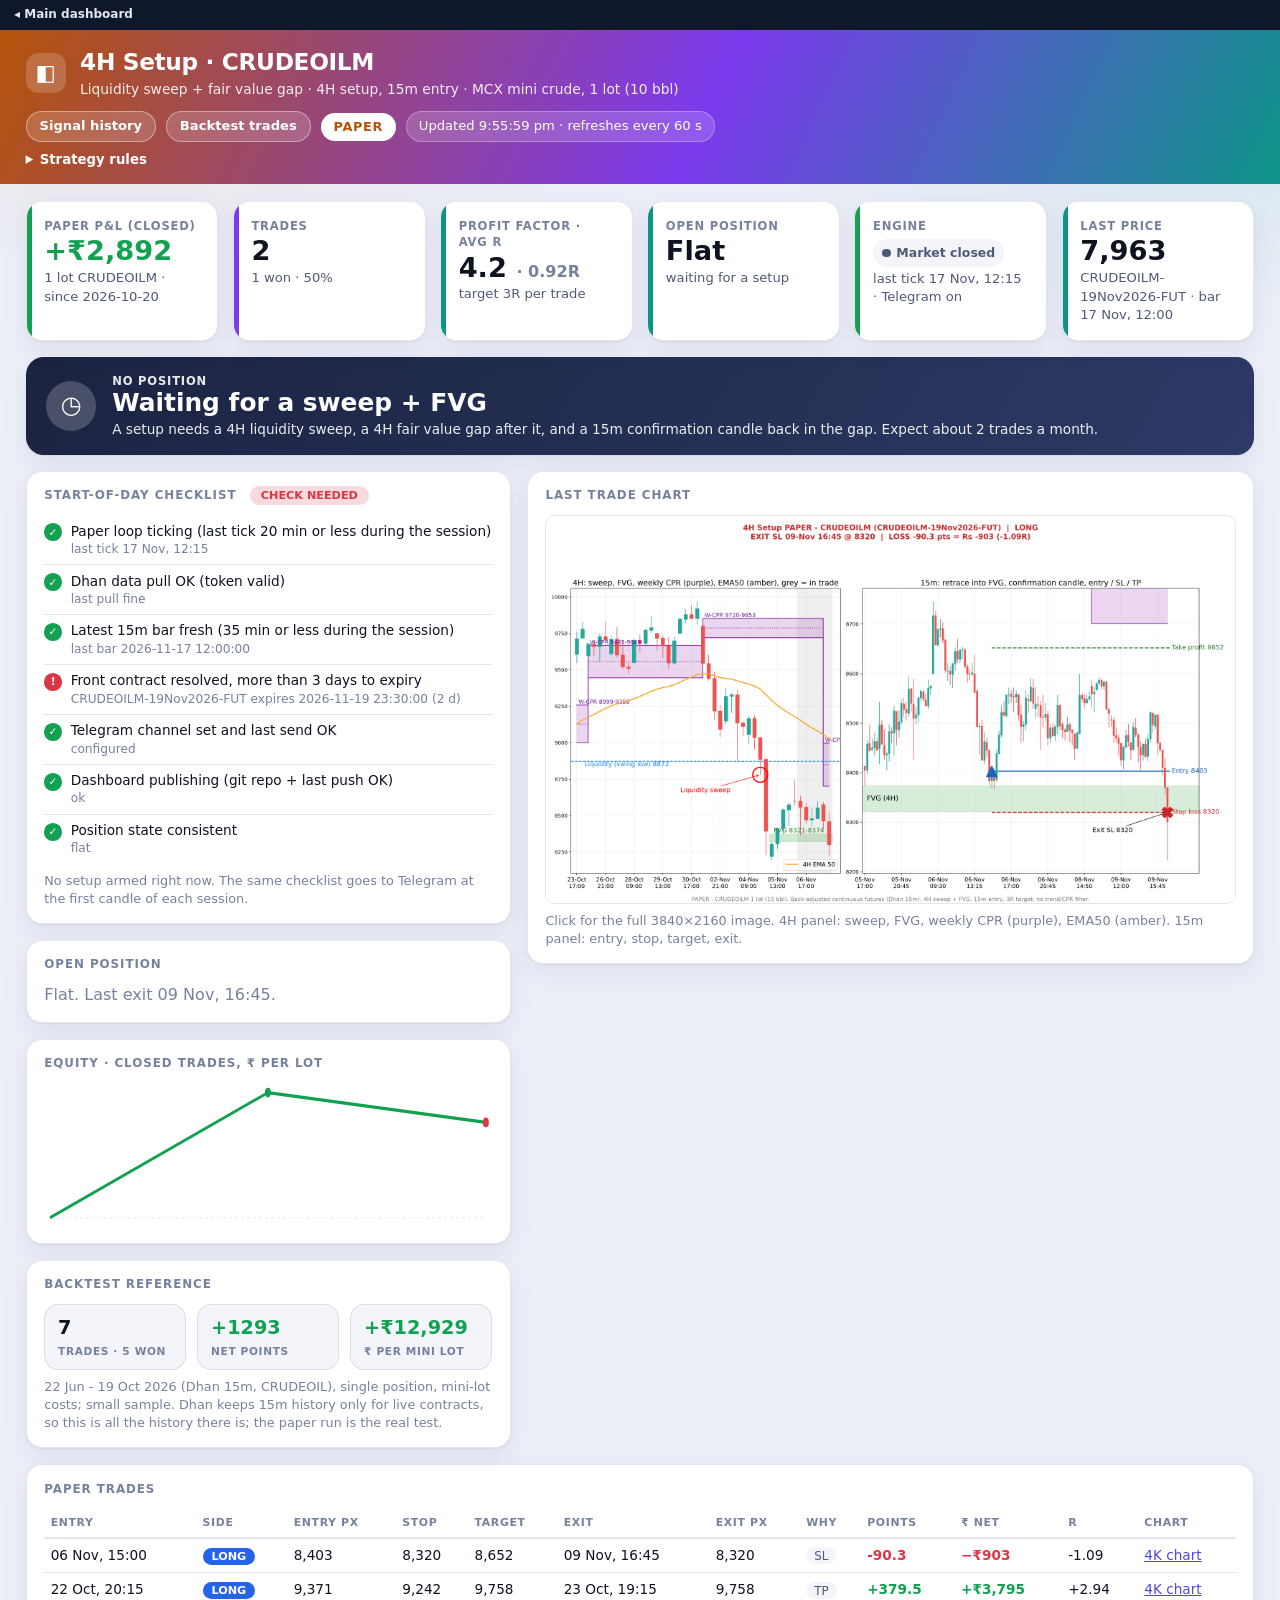
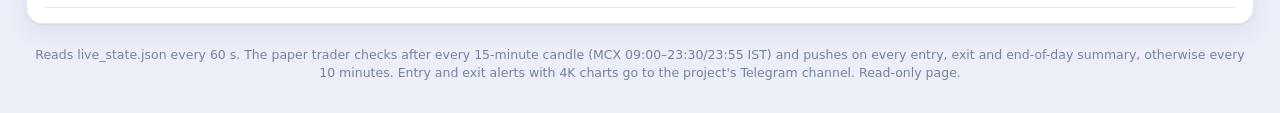
<file: index.html>
<!doctype html>
<html lang="en">
<head>
<meta charset="utf-8" />
<title>4H Setup CRUDEOILM — Paper</title>
<meta name="viewport" content="width=device-width, initial-scale=1" />
<link rel="stylesheet" href="style.css" />
</head>
<body>
<!--main-dashboard-link--><div id="main-dashboard-link" data-mode="bar" style="box-sizing:border-box;width:100%;padding:7px 14px;background:#0f172a;font:600 12px/1.3 system-ui,-apple-system,'Segoe UI',Roboto,sans-serif;text-align:left"><a href="https://aps-source.github.io/" style="color:#e2e8f0;text-decoration:none">&#9666; Main dashboard</a></div><!--/main-dashboard-link-->

<header class="hero">
  <div class="hero-inner">
    <div class="brand">
      <div class="logo">◧</div>
      <div>
        <h1>4H Setup · CRUDEOILM</h1>
        <div class="tag">Liquidity sweep + fair value gap &middot; 4H setup, 15m entry &middot; MCX mini crude, 1 lot (10 bbl)</div>
      </div>
    </div>
    <div style="display:flex;gap:10px;flex-wrap:wrap;align-items:center;">
      <a class="btn" href="signal_log.html">Signal history</a>
      <a class="btn" href="backtest.html">Backtest trades</a>
      <span class="paper-pill">PAPER</span>
      <span class="hero-pill" id="clock">loading…</span>
    </div>
  </div>
  <details class="rules">
    <summary>Strategy rules</summary>
    <p>1. A 4H candle trades through the last 4H swing low (high) and closes back above (below) it: the liquidity sweep.
      2. Within 6 4H candles a bullish (bearish) fair value gap forms: candle 1's high below candle 3's low.
      3. On the 15m chart, wait for price to come back into the gap, then enter at the close of the first candle closing in the trade's direction.
      The setup is cancelled by a 15m close through the far side of the gap or after 12 4H candles.
      4. Stop 1 tick beyond the gap or the touch extreme, target 3 &times; risk. One position at a time, no trend or CPR filter.
      Costs about 7 points per round trip (brokerage, CTT, exchange, 1 tick slippage per side). No orders are placed.</p>
  </details>
</header>

<main class="page">
  <div id="err"></div>
  <section class="kpis" id="kpis"></section>
  <section id="decision"></section>
  <div class="layout">
    <div class="col">
      <div class="box health" id="sod"></div>
      <div class="box" id="position"></div>
      <div class="box" id="equity"></div>
      <div class="box" id="backtest"></div>
    </div>
    <div class="col">
      <div class="box chart-img" id="latest"></div>
    </div>
  </div>
  <div class="box" style="margin-top:1rem;" id="trades"></div>
  <footer>Reads live_state.json every 60 s. The paper trader checks after every 15-minute candle (MCX 09:00–23:30/23:55 IST) and
    pushes on every entry, exit and end-of-day summary, otherwise every 10 minutes. Entry and exit alerts with 4K charts go to the project's Telegram channel. Read-only page.</footer>
</main>

<script>
const $ = (id) => document.getElementById(id);
const esc = (s) => String(s ?? "").replace(/[&<>"]/g, (c) => ({ "&": "&amp;", "<": "&lt;", ">": "&gt;", '"': "&quot;" }[c]));
const rs = (v) => (v >= 0 ? "+" : "−") + "₹" + Math.abs(Math.round(v)).toLocaleString("en-IN");
const px = (v) => v == null ? "—" : Math.round(v).toLocaleString("en-IN");
const ts = (s) => s ? new Date(s.replace(" ", "T")).toLocaleString("en-IN", { day: "2-digit", month: "short", hour: "2-digit", minute: "2-digit", hour12: false }) : "—";
const sideName = (s) => s === "L" ? "LONG" : "SHORT";

function sessionOpen() {   // MCX Mon-Fri 09:00-23:55 IST, judged on the viewer's clock converted to IST
  const ist = new Date(Date.now() + (330 + new Date().getTimezoneOffset()) * 60000);
  const m = ist.getHours() * 60 + ist.getMinutes();
  return ist.getDay() >= 1 && ist.getDay() <= 5 && m >= 540 && m <= 1435;
}
function status(R) {
  const age = (Date.now() - new Date(R.last_tick.replace(" ", "T") + "+05:30").getTime()) / 60000;
  if (sessionOpen() && age > 40) return `<span class="st-pill stale"><span class="dot"></span>Stale ${Math.round(age)} min</span>`;
  return sessionOpen() ? `<span class="st-pill live"><span class="dot"></span>Live</span>` : `<span class="st-pill closed"><span class="dot"></span>Market closed</span>`;
}

function kpis(R) {
  const s = R.stats, p = R.open;
  $("kpis").innerHTML = `
    <div class="kpi ${s.net_rs >= 0 ? "good" : "bad"}"><div class="k">Paper P&amp;L (closed)</div><div class="v ${s.net_rs >= 0 ? "good" : "bad"}">${rs(s.net_rs)}</div><div class="s">1 lot CRUDEOILM · since ${esc(R.paper_start)}</div></div>
    <div class="kpi violet"><div class="k">Trades</div><div class="v">${s.n}</div><div class="s">${s.n ? `${s.wins} won · ${s.win_pct}%` : "none closed yet"}</div></div>
    <div class="kpi teal"><div class="k">Profit factor · avg R</div><div class="v">${s.pf ?? "—"} <span class="muted" style="font-size:1rem">· ${s.avg_R ?? "—"}R</span></div><div class="s">target 3R per trade</div></div>
    <div class="kpi ${p ? (p.unrealized_rs >= 0 ? "good" : "bad") : "teal"}"><div class="k">Open position</div><div class="v ${p ? (p.unrealized_rs >= 0 ? "good" : "bad") : ""}">${p ? rs(p.unrealized_rs || 0) : "Flat"}</div><div class="s">${p ? `${sideName(p.side)} @ ${px(p.entry)}` : "waiting for a setup"}</div></div>
    <div class="kpi ${R.telegram ? "good" : "warn"}"><div class="k">Engine</div><div class="v" style="font-size:1.05rem;line-height:1.9">${status(R)}</div><div class="s">last tick ${ts(R.last_tick)} · Telegram ${R.telegram ? "on" : "not set up"}</div></div>
    <div class="kpi teal"><div class="k">Last price</div><div class="v">${px(R.last_price)}</div><div class="s">${esc(R.contract || "")} · bar ${ts(R.last_bar)}</div></div>`;
}

function decision(R) {
  const p = R.open;
  $("decision").innerHTML = p
    ? `<div class="decision ${p.side}"><div class="glyph">${p.side === "L" ? "▲" : "▼"}</div><div><div class="mi-label">In a trade</div>
        <div class="mi-action">${sideName(p.side)} 1 lot @ ${px(p.entry)}</div>
        <div class="mi-meta">Entered ${ts(p.entry_t)} · stop ${px(p.stop + (p.shift || 0))} · target ${px(p.tp + (p.shift || 0))} · risk ${rs(p.risk * 10).slice(1)}</div></div></div>`
    : `<div class="decision WAIT"><div class="glyph">◷</div><div><div class="mi-label">No position</div>
        <div class="mi-action">Waiting for a sweep + FVG</div>
        <div class="mi-meta">A setup needs a 4H liquidity sweep, a 4H fair value gap after it, and a 15m confirmation candle back in the gap. Expect about 2 trades a month.</div></div></div>`;
}

function sod(R) {
  const age = (Date.now() - new Date(R.last_tick.replace(" ", "T") + "+05:30").getTime()) / 60000;
  const rows = [{ label: "Paper loop ticking (last tick 20 min or less during the session)", ok: !sessionOpen() || age <= 20, detail: `last tick ${ts(R.last_tick)}` }, ...(R.sod || [])];
  const all = rows.every((r) => r.ok);
  $("sod").innerHTML = `<h3>Start-of-day checklist <span class="pill ${all ? "ok" : "bad"}">${all ? "ALL CLEAR" : "CHECK NEEDED"}</span></h3>` +
    rows.map((r) => `<div class="row"><span class="ic ${r.ok ? "ok" : "bad"}">${r.ok ? "✓" : "!"}</span><div>${esc(r.label)}<div class="det">${esc(r.detail || "")}</div></div></div>`).join("") +
    `<div class="note">${R.signals_watching ? `${R.signals_watching} setup(s) armed now, see <a href="signal_log.html">Signal history</a>.` : "No setup armed right now."} The same checklist goes to Telegram at the first candle of each session.</div>`;
}

function position(R) {
  const p = R.open;
  if (!p) { $("position").innerHTML = `<h3>Open position</h3><div class="muted">Flat.${R.trades.length ? ` Last exit ${ts(R.trades[R.trades.length - 1].exit_t)}.` : ""}</div>`; return; }
  const sg = p.side === "L" ? 1 : -1, sh = p.shift || 0, stop = p.stop + sh, tp = p.tp + sh, entry = p.entry + sh;
  const r = sg * (R.last_price - entry) / p.risk;   // -1 = stop, 3 = target
  const pct = (v) => Math.max(0, Math.min(100, (v + 1) / 4 * 100));
  $("position").innerHTML = `<h3>Open position · ${sideName(p.side)} since ${ts(p.entry_t)}</h3>
    <div class="tiles">
      <div class="tile"><div class="v">${px(p.entry)}</div><div class="k">Entry</div></div>
      <div class="tile"><div class="v bad">${px(stop)}</div><div class="k">Stop loss</div></div>
      <div class="tile"><div class="v good">${px(tp)}</div><div class="k">Target 3R</div></div>
      <div class="tile"><div class="v">${px(R.last_price)}</div><div class="k">Last price</div></div>
      <div class="tile"><div class="v ${p.unrealized_rs >= 0 ? "good" : "bad"}">${rs(p.unrealized_rs || 0)}</div><div class="k">Open P&amp;L</div></div>
      <div class="tile"><div class="v ${r >= 0 ? "good" : "bad"}">${r.toFixed(2)}R</div><div class="k">Progress</div></div>
    </div>
    <div class="rbar" role="img" aria-label="Price between stop and target"><div class="now" style="left:${pct(r)}%"></div>
      <span class="lab" style="left:0%">SL</span><span class="lab" style="left:25%">Entry</span><span class="lab" style="left:50%">1R</span><span class="lab" style="left:75%">2R</span><span class="lab" style="left:100%">3R</span></div>
    <div class="note">FVG ${px(p.fvg[0] + sh)}–${px(p.fvg[1] + sh)} · sweep of ${px(p.lvl + sh)} at ${ts(p.sweep)} · ${esc(p.contract)}${sh ? ` · levels shifted ${sh > 0 ? "+" : ""}${Math.round(sh)} after a contract roll` : ""}</div>`;
}

function equity(R) {
  let c = 0;
  const eq = [0, ...R.trades.map((t) => (c += t.rs))];
  if (eq.length < 2) { $("equity").innerHTML = `<h3>Equity · closed trades</h3><div class="muted">Appears after the first closed trade.</div>`; return; }
  const W = 600, H = 120, P = 8, mn = Math.min(...eq), mx = Math.max(...eq), rg = mx - mn || 1;
  const x = (i) => P + (W - 2 * P) * (i / (eq.length - 1)), y = (v) => H - P - (H - 2 * P) * ((v - mn) / rg);
  const line = eq.map((v, i) => `${i ? "L" : "M"}${x(i).toFixed(1)},${y(v).toFixed(1)}`).join(" ");
  $("equity").innerHTML = `<h3>Equity · closed trades, ₹ per lot</h3><div class="chart"><svg viewBox="0 0 ${W} ${H}" preserveAspectRatio="none" role="img" aria-label="Paper equity curve">
    <line x1="${P}" x2="${W - P}" y1="${y(0)}" y2="${y(0)}" stroke="var(--gridline)" stroke-dasharray="4 4"/>
    <path d="${line}" fill="none" stroke="${c >= 0 ? "var(--good)" : "var(--critical)"}" stroke-width="2.6" stroke-linejoin="round"/>
    ${eq.map((v, i) => i ? `<circle cx="${x(i)}" cy="${y(v)}" r="4" fill="${R.trades[i - 1].rs >= 0 ? "var(--good)" : "var(--critical)"}"><title>${rs(v)}</title></circle>` : "").join("")}</svg></div>`;
}

function backtest(R) {
  const b = R.backtest;
  $("backtest").innerHTML = `<h3>Backtest reference</h3><div class="tiles">
      <div class="tile"><div class="v">${b.trades}</div><div class="k">Trades · ${b.wins} won</div></div>
      <div class="tile"><div class="v good">+${b.net_pts}</div><div class="k">Net points</div></div>
      <div class="tile"><div class="v good">${rs(b.rs_per_mini_lot)}</div><div class="k">₹ per mini lot</div></div></div>
    <div class="note">${esc(b.span)}, ${esc(b.note)}. Dhan keeps 15m history only for live contracts, so this is all the history there is; the paper run is the real test.</div>`;
}

function latest(R) {
  const src = (R.open && R.open.chart) || (R.trades.length && R.trades[R.trades.length - 1].chart);
  $("latest").innerHTML = `<h3>${R.open ? "Current trade chart (at entry / last EOD)" : "Last trade chart"}</h3>` + (src
    ? `<a href="${esc(src)}" target="_blank" rel="noopener"><img src="${esc(src)}?v=${R.trades.length}-${encodeURIComponent(R.eod_for || "")}" alt="4K chart of the latest paper trade" loading="lazy"></a><div class="note">Click for the full 3840×2160 image. 4H panel: sweep, FVG, weekly CPR (purple), EMA50 (amber). 15m panel: entry, stop, target, exit.</div>`
    : `<div class="muted">No trade yet. The 4K chart of each entry and exit appears here and in Telegram.</div>`);
}

function trades(R) {
  const rows = R.trades.slice().reverse().map((t) => `<tr><td>${ts(t.entry_t)}</td><td><span class="side-pill ${t.side}">${sideName(t.side)}</span></td>
    <td>${px(t.entry)}</td><td>${px(t.stop)}</td><td>${px(t.tp)}</td><td>${ts(t.exit_t)}</td><td>${px(t.exit)}</td><td><span class="reason">${t.why}</span></td>
    <td class="${t.net >= 0 ? "pos" : "neg"}">${t.net >= 0 ? "+" : ""}${t.net.toFixed(1)}</td><td class="${t.rs >= 0 ? "pos" : "neg"}">${rs(t.rs)}</td>
    <td>${t.R >= 0 ? "+" : ""}${t.R.toFixed(2)}</td><td>${t.chart ? `<a href="${esc(t.chart)}" target="_blank" rel="noopener">4K chart</a>` : "—"}</td></tr>`).join("");
  $("trades").innerHTML = `<h3>Paper trades</h3><div class="tbl"><table><thead><tr><th>Entry</th><th>Side</th><th>Entry px</th><th>Stop</th><th>Target</th><th>Exit</th><th>Exit px</th><th>Why</th><th>Points</th><th>₹ net</th><th>R</th><th>Chart</th></tr></thead>
    <tbody>${rows || `<tr class="empty-row"><td colspan="12">No closed paper trades yet. Paper trading started ${esc(R.paper_start)}.</td></tr>`}</tbody></table></div>`;
}

async function refresh() {
  let R;
  try {
    const r = await fetch("live_state.json?t=" + Date.now(), { cache: "no-store" });
    if (!r.ok) throw new Error("HTTP " + r.status);
    R = await r.json();
  } catch (e) { $("err").innerHTML = `<div class="error-banner">Could not load live_state.json: ${esc(e.message)}</div>`; return; }
  $("err").innerHTML = R.last_error ? `<div class="error-banner">Last data pull failed: ${esc(R.last_error)}</div>` : "";
  for (const f of [kpis, decision, sod, position, equity, backtest, latest, trades]) {
    try { f(R); } catch (e) { console.error(f.name, e); }
  }
  $("clock").textContent = "Updated " + new Date().toLocaleTimeString("en-IN") + " · refreshes every 60 s";
}
refresh();
setInterval(refresh, 60000);
</script>
</body>
</html>
</file>
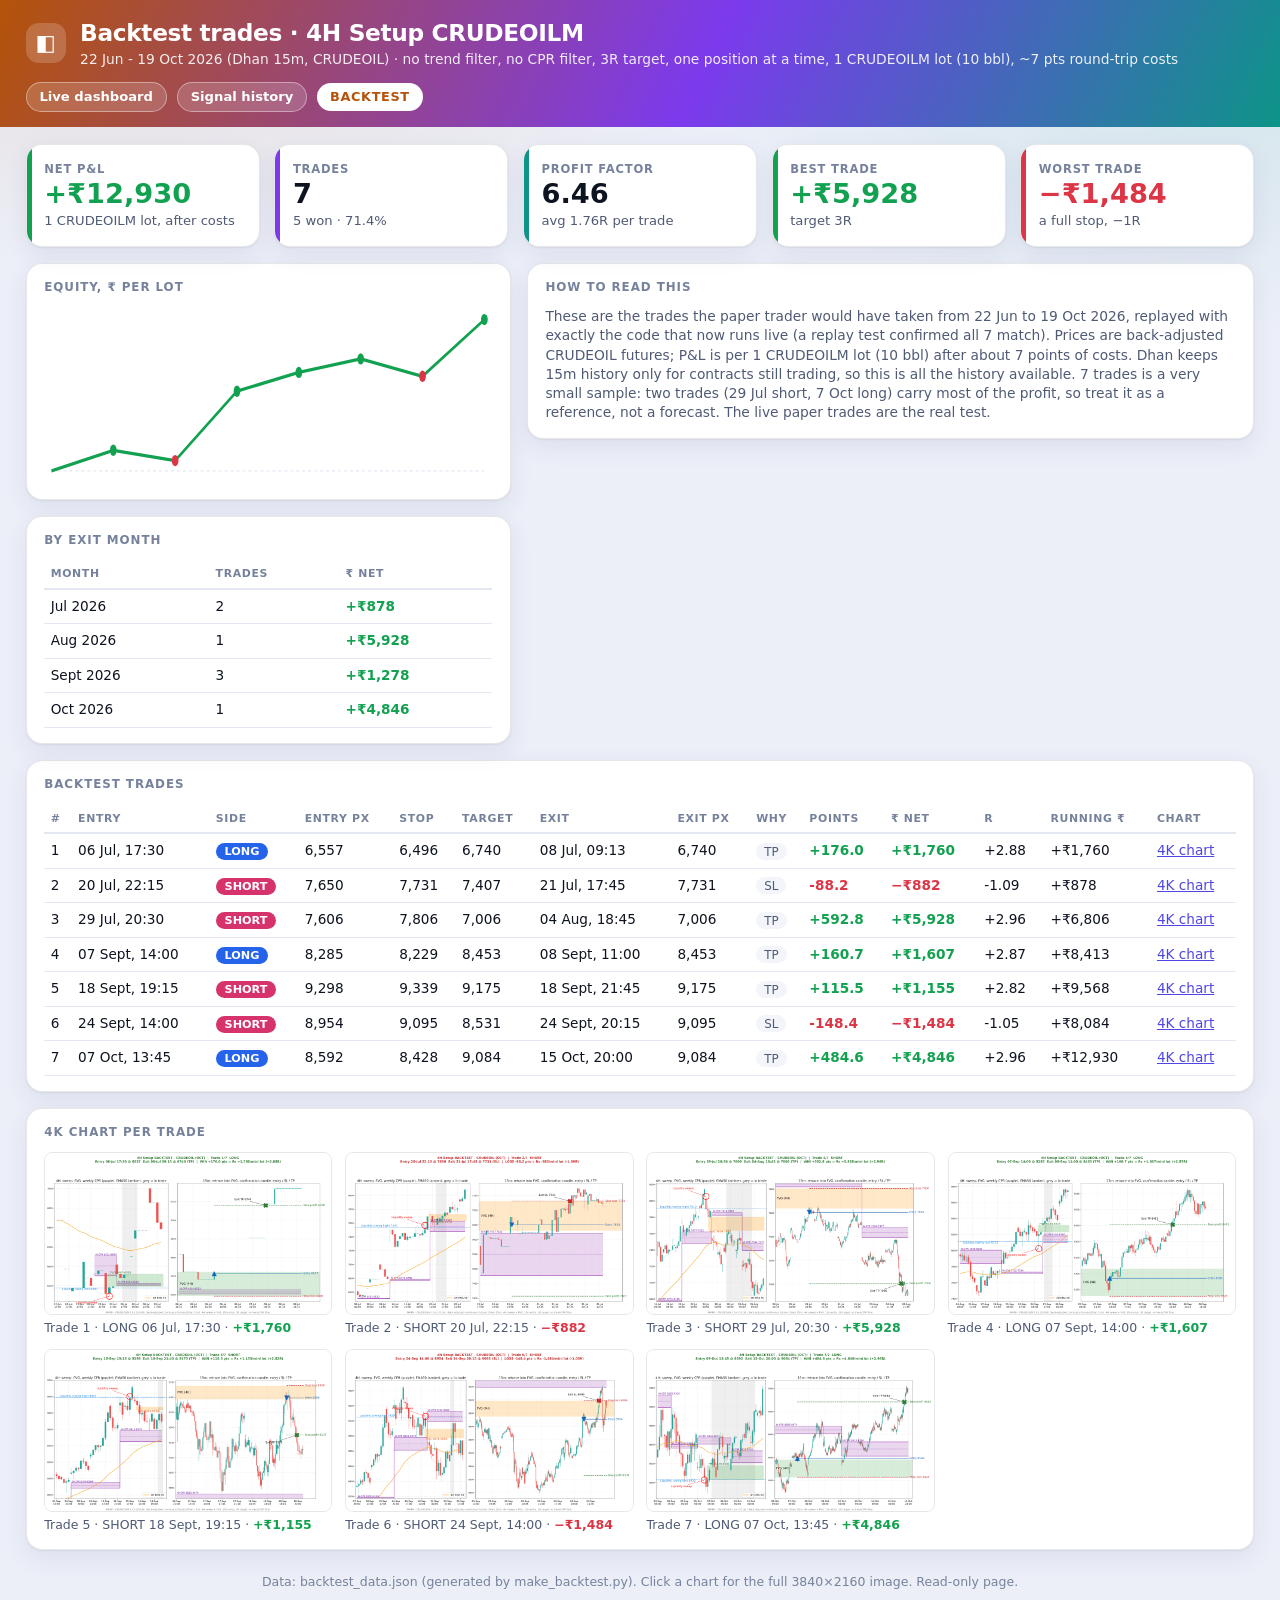
<file: backtest.html>
<!doctype html>
<html lang="en">
<head>
<meta charset="utf-8" />
<title>4H Setup CRUDEOILM — Backtest trades</title>
<meta name="viewport" content="width=device-width, initial-scale=1" />
<link rel="stylesheet" href="style.css" />
</head>
<body>
<header class="hero">
  <div class="hero-inner">
    <div class="brand">
      <div class="logo">◧</div>
      <div>
        <h1>Backtest trades · 4H Setup CRUDEOILM</h1>
        <div class="tag" id="params">Same engine and rules as the paper trader, on Dhan 15m history</div>
      </div>
    </div>
    <div style="display:flex;gap:10px;flex-wrap:wrap;align-items:center;">
      <a class="btn" href="index.html">Live dashboard</a>
      <a class="btn" href="signal_log.html">Signal history</a>
      <span class="paper-pill">BACKTEST</span>
    </div>
  </div>
</header>

<main class="page">
  <div id="err"></div>
  <section class="kpis" id="kpis"></section>
  <div class="layout">
    <div class="col">
      <div class="box" id="equity"></div>
      <div class="box" id="monthly"></div>
    </div>
    <div class="col">
      <div class="box">
        <h3>How to read this</h3>
        <div class="note" style="margin-top:0;font-size:0.86rem;color:var(--text-secondary)">
          These are the trades the paper trader would have taken from 22 Jun to 19 Oct 2026, replayed with exactly the code that now runs live
          (a replay test confirmed all 7 match). Prices are back-adjusted CRUDEOIL futures; P&amp;L is per 1 CRUDEOILM lot (10 bbl) after about 7 points of costs.
          Dhan keeps 15m history only for contracts still trading, so this is all the history available. 7 trades is a very small sample: two trades
          (29 Jul short, 7 Oct long) carry most of the profit, so treat it as a reference, not a forecast. The live paper trades are the real test.</div>
      </div>
    </div>
  </div>
  <div class="box" style="margin-top:1rem;" id="trades"></div>
  <div class="box" style="margin-top:1rem;"><h3>4K chart per trade</h3><div class="thumbs" id="thumbs"></div></div>
  <footer>Data: backtest_data.json (generated by make_backtest.py). Click a chart for the full 3840×2160 image. Read-only page.</footer>
</main>

<script>
const $ = (id) => document.getElementById(id);
const esc = (s) => String(s ?? "").replace(/[&<>"]/g, (c) => ({ "&": "&amp;", "<": "&lt;", ">": "&gt;", '"': "&quot;" }[c]));
const rs = (v) => (v >= 0 ? "+" : "−") + "₹" + Math.abs(Math.round(v)).toLocaleString("en-IN");
const px = (v) => v == null ? "—" : Math.round(v).toLocaleString("en-IN");
const ts = (s) => s ? new Date(String(s).replace(" ", "T")).toLocaleString("en-IN", { day: "2-digit", month: "short", hour: "2-digit", minute: "2-digit", hour12: false }) : "—";
const sideName = (s) => s === "L" ? "LONG" : "SHORT";

function render(B) {
  const s = B.stats, T = B.trades;
  $("params").textContent = `${B.span} · ${B.params}`;
  const worst = Math.min(...T.map((t) => t.rs)), best = Math.max(...T.map((t) => t.rs));
  $("kpis").innerHTML = `
    <div class="kpi ${s.net_rs >= 0 ? "good" : "bad"}"><div class="k">Net P&amp;L</div><div class="v ${s.net_rs >= 0 ? "good" : "bad"}">${rs(s.net_rs)}</div><div class="s">1 CRUDEOILM lot, after costs</div></div>
    <div class="kpi violet"><div class="k">Trades</div><div class="v">${s.n}</div><div class="s">${s.wins} won · ${s.win_pct}%</div></div>
    <div class="kpi teal"><div class="k">Profit factor</div><div class="v">${s.pf ?? "—"}</div><div class="s">avg ${s.avg_R}R per trade</div></div>
    <div class="kpi good"><div class="k">Best trade</div><div class="v good">${rs(best)}</div><div class="s">target 3R</div></div>
    <div class="kpi bad"><div class="k">Worst trade</div><div class="v bad">${rs(worst)}</div><div class="s">a full stop, −1R</div></div>`;
  let c = 0;
  const eq = [0, ...T.map((t) => (c += t.rs))];
  const W = 600, H = 140, P = 10, mn = Math.min(...eq), mx = Math.max(...eq), rg = mx - mn || 1;
  const x = (i) => P + (W - 2 * P) * (i / (eq.length - 1)), y = (v) => H - P - (H - 2 * P) * ((v - mn) / rg);
  $("equity").innerHTML = `<h3>Equity, ₹ per lot</h3><div class="chart"><svg viewBox="0 0 ${W} ${H}" preserveAspectRatio="none" style="height:11rem" role="img" aria-label="Backtest equity curve">
    <line x1="${P}" x2="${W - P}" y1="${y(0)}" y2="${y(0)}" stroke="var(--gridline)" stroke-dasharray="4 4"/>
    <path d="${eq.map((v, i) => `${i ? "L" : "M"}${x(i).toFixed(1)},${y(v).toFixed(1)}`).join(" ")}" fill="none" stroke="var(--good)" stroke-width="2.6" stroke-linejoin="round"/>
    ${eq.map((v, i) => i ? `<circle cx="${x(i)}" cy="${y(v)}" r="4.5" fill="${T[i - 1].rs >= 0 ? "var(--good)" : "var(--critical)"}"><title>Trade ${i}: ${rs(T[i - 1].rs)} · total ${rs(v)}</title></circle>` : "").join("")}</svg></div>`;
  $("monthly").innerHTML = `<h3>By exit month</h3><div class="tbl"><table><thead><tr><th>Month</th><th>Trades</th><th>₹ net</th></tr></thead><tbody>` +
    Object.entries(B.monthly).map(([mo, v]) => `<tr><td>${new Date(mo + "-01").toLocaleDateString("en-IN", { month: "short", year: "numeric" })}</td><td>${T.filter((t) => t.exit_t.startsWith(mo)).length}</td><td class="${v >= 0 ? "pos" : "neg"}">${rs(v)}</td></tr>`).join("") + `</tbody></table></div>`;
  $("trades").innerHTML = `<h3>Backtest trades</h3><div class="tbl"><table><thead><tr><th>#</th><th>Entry</th><th>Side</th><th>Entry px</th><th>Stop</th><th>Target</th><th>Exit</th><th>Exit px</th><th>Why</th><th>Points</th><th>₹ net</th><th>R</th><th>Running ₹</th><th>Chart</th></tr></thead><tbody>` +
    T.map((t, i) => `<tr><td>${i + 1}</td><td>${ts(t.entry_t)}</td><td><span class="side-pill ${t.side}">${sideName(t.side)}</span></td><td>${px(t.entry)}</td><td>${px(t.stop)}</td><td>${px(t.tp)}</td>
      <td>${ts(t.exit_t)}</td><td>${px(t.exit)}</td><td><span class="reason">${t.why}</span></td><td class="${t.net >= 0 ? "pos" : "neg"}">${t.net >= 0 ? "+" : ""}${t.net.toFixed(1)}</td>
      <td class="${t.rs >= 0 ? "pos" : "neg"}">${rs(t.rs)}</td><td>${t.R >= 0 ? "+" : ""}${t.R.toFixed(2)}</td><td>${rs(t.cum_rs)}</td><td><a href="${esc(t.chart)}" target="_blank" rel="noopener">4K chart</a></td></tr>`).join("") + `</tbody></table></div>`;
  $("thumbs").innerHTML = T.map((t, i) => `<a href="${esc(t.chart)}" target="_blank" rel="noopener"><img src="${esc(t.chart)}" alt="Trade ${i + 1} chart" loading="lazy">
    Trade ${i + 1} · ${sideName(t.side)} ${ts(t.entry_t)} · <span class="${t.rs >= 0 ? "pos" : "neg"}">${rs(t.rs)}</span></a>`).join("");
}

fetch("backtest_data.json?t=" + Date.now(), { cache: "no-store" })
  .then((r) => { if (!r.ok) throw new Error("HTTP " + r.status); return r.json(); })
  .then(render)
  .catch((e) => { $("err").innerHTML = `<div class="error-banner">Could not load backtest_data.json: ${esc(e.message)}</div>`; });
</script>
</body>
</html>
</file>
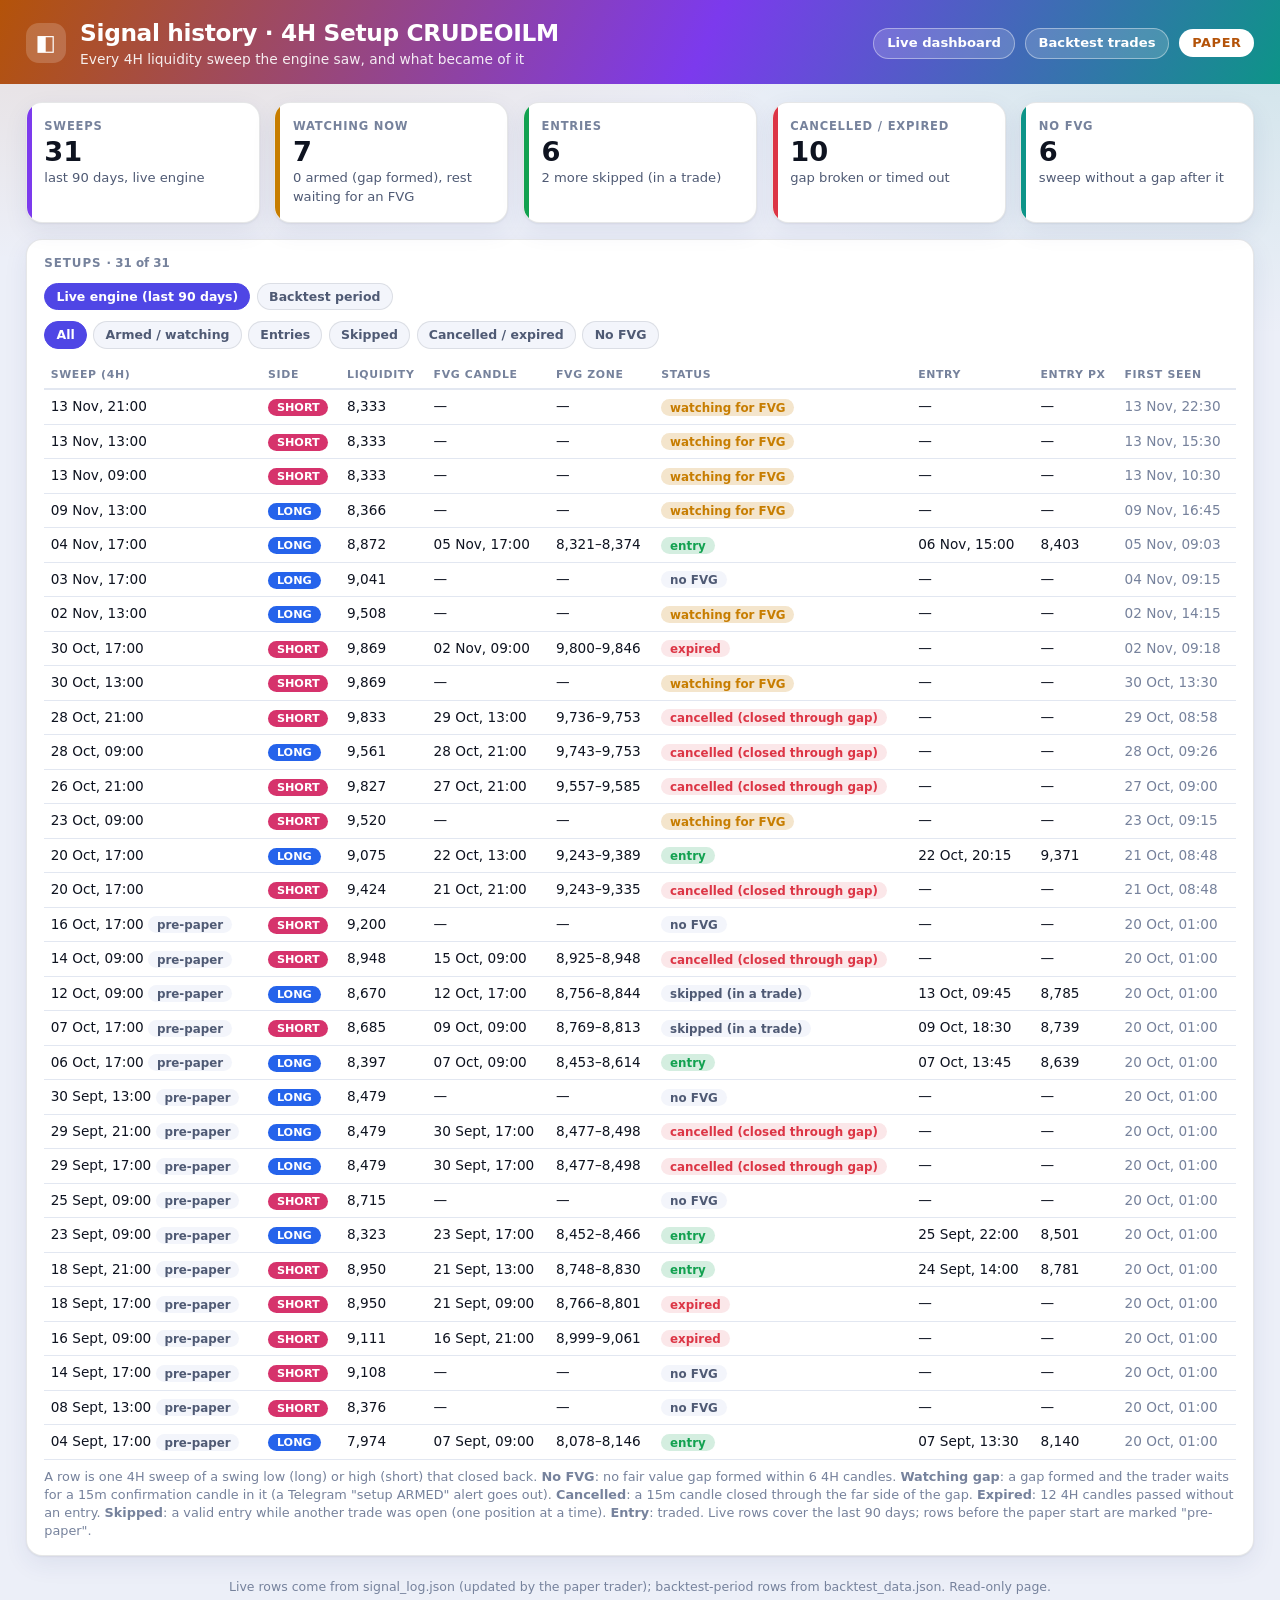
<file: signal_log.html>
<!doctype html>
<html lang="en">
<head>
<meta charset="utf-8" />
<title>4H Setup CRUDEOILM — Signal history</title>
<meta name="viewport" content="width=device-width, initial-scale=1" />
<link rel="stylesheet" href="style.css" />
</head>
<body>
<header class="hero">
  <div class="hero-inner">
    <div class="brand">
      <div class="logo">◧</div>
      <div>
        <h1>Signal history · 4H Setup CRUDEOILM</h1>
        <div class="tag">Every 4H liquidity sweep the engine saw, and what became of it</div>
      </div>
    </div>
    <div style="display:flex;gap:10px;flex-wrap:wrap;align-items:center;">
      <a class="btn" href="index.html">Live dashboard</a>
      <a class="btn" href="backtest.html">Backtest trades</a>
      <span class="paper-pill">PAPER</span>
    </div>
  </div>
</header>

<main class="page">
  <div id="err"></div>
  <section class="kpis" id="kpis"></section>
  <div class="box">
    <h3>Setups <span class="muted" id="count" style="text-transform:none;letter-spacing:0;font-weight:600"></span></h3>
    <div class="filters" id="src"></div>
    <div class="filters" id="filters"></div>
    <div class="tbl"><table id="tbl"></table></div>
    <div class="note">A row is one 4H sweep of a swing low (long) or high (short) that closed back.
      <b>No FVG</b>: no fair value gap formed within 6 4H candles. <b>Watching gap</b>: a gap formed and the trader waits for a 15m confirmation candle in it (a Telegram "setup ARMED" alert goes out).
      <b>Cancelled</b>: a 15m candle closed through the far side of the gap. <b>Expired</b>: 12 4H candles passed without an entry.
      <b>Skipped</b>: a valid entry while another trade was open (one position at a time). <b>Entry</b>: traded.
      Live rows cover the last 90 days; rows before the paper start are marked "pre-paper".</div>
  </div>
  <footer>Live rows come from signal_log.json (updated by the paper trader); backtest-period rows from backtest_data.json. Read-only page.</footer>
</main>

<script>
const $ = (id) => document.getElementById(id);
const esc = (s) => String(s ?? "").replace(/[&<>"]/g, (c) => ({ "&": "&amp;", "<": "&lt;", ">": "&gt;", '"': "&quot;" }[c]));
const px = (v) => v == null ? "—" : Math.round(v).toLocaleString("en-IN");
const ts = (s) => s ? new Date(String(s).replace(" ", "T")).toLocaleString("en-IN", { day: "2-digit", month: "short", hour: "2-digit", minute: "2-digit", hour12: false }) : "—";
const GROUPS = { all: "All", watch: "Armed / watching", entry: "Entries", skip: "Skipped", dead: "Cancelled / expired", nofvg: "No FVG" };
const group = (s) => s === "entry" ? "entry" : s.startsWith("watching") ? "watch" : s.startsWith("skipped") ? "skip" : s === "no FVG" ? "nofvg" : "dead";
const cls = (s) => ({ entry: "entry", watch: "watch", dead: s.startsWith("cancel") ? "cancel" : "expired" }[group(s)] || "");
let DATA = { live: [], bt: [] }, SRC = "live", F = "all";

function kpis(rows) {
  const c = (g) => rows.filter((r) => group(r.status) === g).length;
  $("kpis").innerHTML = `
    <div class="kpi violet"><div class="k">Sweeps</div><div class="v">${rows.length}</div><div class="s">${SRC === "live" ? "last 90 days, live engine" : "22 Jun – 19 Oct 2026 backtest"}</div></div>
    <div class="kpi warn"><div class="k">Watching now</div><div class="v">${c("watch")}</div><div class="s">${rows.filter((r) => r.status.startsWith("watching gap")).length} armed (gap formed), rest waiting for an FVG</div></div>
    <div class="kpi good"><div class="k">Entries</div><div class="v">${c("entry")}</div><div class="s">${c("skip")} more skipped (in a trade)</div></div>
    <div class="kpi bad"><div class="k">Cancelled / expired</div><div class="v">${c("dead")}</div><div class="s">gap broken or timed out</div></div>
    <div class="kpi teal"><div class="k">No FVG</div><div class="v">${c("nofvg")}</div><div class="s">sweep without a gap after it</div></div>`;
}

function render() {
  const rows = DATA[SRC];
  kpis(rows);
  $("src").innerHTML = [["live", "Live engine (last 90 days)"], ["bt", "Backtest period"]].map(([k, l]) => `<button data-src="${k}" class="${k === SRC ? "on" : ""}">${l}</button>`).join("");
  $("filters").innerHTML = Object.entries(GROUPS).map(([k, l]) => `<button data-f="${k}" class="${k === F ? "on" : ""}">${l}</button>`).join("");
  const shown = rows.filter((r) => F === "all" || group(r.status) === F);
  $("count").textContent = `· ${shown.length} of ${rows.length}`;
  $("tbl").innerHTML = `<thead><tr><th>Sweep (4H)</th><th>Side</th><th>Liquidity</th><th>FVG candle</th><th>FVG zone</th><th>Status</th><th>Entry</th><th>Entry px</th>${SRC === "live" ? "<th>First seen</th>" : ""}</tr></thead><tbody>` +
    (shown.map((r) => `<tr><td>${ts(r.sweep)}${SRC === "live" && !r.paper ? ' <span class="st">pre-paper</span>' : ""}</td>
      <td><span class="side-pill ${r.side}">${r.side === "L" ? "LONG" : "SHORT"}</span></td><td>${px(r.lvl)}</td>
      <td>${ts(r.fvg_t)}</td><td>${r.fvg_lo != null ? `${px(r.fvg_lo)}–${px(r.fvg_hi)}` : "—"}</td>
      <td><span class="st ${cls(r.status)}">${esc(r.status)}</span></td><td>${ts(r.entry_t)}</td><td>${px(r.entry)}</td>
      ${SRC === "live" ? `<td class="muted">${ts(r.first_seen)}</td>` : ""}</tr>`).join("") ||
      `<tr class="empty-row"><td colspan="9">Nothing in this group.</td></tr>`) + "</tbody>";
}

document.addEventListener("click", (e) => {
  const b = e.target.closest("button"); if (!b) return;
  if (b.dataset.src) SRC = b.dataset.src;
  if (b.dataset.f) F = b.dataset.f;
  try { localStorage.setItem("4hs-sig", JSON.stringify([SRC, F])); } catch (err) {}
  render();
});
try { [SRC, F] = JSON.parse(localStorage.getItem("4hs-sig")) || [SRC, F]; } catch (e) {}

(async () => {
  try {
    const [a, b] = await Promise.all(["signal_log.json", "backtest_data.json"].map((u) => fetch(u + "?t=" + Date.now(), { cache: "no-store" }).then((r) => r.ok ? r.json() : null).catch(() => null)));
    DATA.live = (a && a.signals) || []; DATA.bt = (b && b.signals) || [];
    if (!a) $("err").innerHTML = `<div class="error-banner">signal_log.json not published yet; it appears after the paper trader's next tick.</div>`;
  } catch (e) { $("err").innerHTML = `<div class="error-banner">${esc(e.message)}</div>`; }
  render();
})();
</script>
</body>
</html>
</file>
<file: style.css>
:root {
    color-scheme: light;
    --page: #eceff8; --surface-1: #ffffff; --surface-2: #f3f5fb;
    --text-primary: #0e1320; --text-secondary: #4f5a74; --text-muted: #76829c;
    --gridline: #e2e7f1; --border: rgba(14,19,32,0.10);
    --shadow: 0 1px 2px rgba(14,19,32,0.06), 0 8px 24px rgba(40,50,110,0.08);
    --brand-a: #b45309; --brand-b: #7c3aed; --brand-c: #0d9488; --accent: #4f46e5;
    --long: #2563eb; --short: #d6336c;
    --good: #12a150; --warning: #c77d00; --critical: #dc3545; --slate-1: #1b2340; --slate-2: #2d3a66;
  }
  @media (prefers-color-scheme: dark) {
    :root {
      color-scheme: dark;
      --page: #090c14; --surface-1: #131a29; --surface-2: #1a2336;
      --text-primary: #eef1f9; --text-secondary: #a0abc4; --text-muted: #7f8aa3;
      --gridline: #253048; --border: rgba(238,241,249,0.11);
      --shadow: 0 1px 2px rgba(0,0,0,0.4), 0 10px 28px rgba(0,0,0,0.35);
      --brand-a: #d97706; --brand-b: #8b5cf6; --brand-c: #14b8a6; --accent: #9b8cf3;
      --long: #4a8cf0; --short: #e0578a;
      --good: #2bc85a; --warning: #f2b636; --critical: #f0645f; --slate-1: #0f1630; --slate-2: #26305a;
    }
  }
  * { box-sizing: border-box; }
  html { font-size: clamp(15px, 0.55vw + 9px, 19px); }
  body { margin: 0; color: var(--text-primary); font-family: system-ui, -apple-system, "Segoe UI", sans-serif; line-height: 1.4;
    background: radial-gradient(1100px 480px at 8% -8%, color-mix(in srgb, var(--brand-a) 14%, transparent), transparent 70%),
      radial-gradient(900px 480px at 100% 0%, color-mix(in srgb, var(--brand-c) 14%, transparent), transparent 70%), var(--page);
    background-attachment: fixed; }
  .muted { color: var(--text-muted); }
  .hero { background: linear-gradient(115deg, var(--brand-a) 0%, var(--brand-b) 55%, var(--brand-c) 100%); color: #fff; padding: 1.05rem clamp(14px, 2vw, 32px) 0.9rem; }
  .hero-inner { max-width: 1800px; margin: 0 auto; display: flex; align-items: center; justify-content: space-between; gap: 12px 24px; flex-wrap: wrap; }
  .brand { display: flex; align-items: center; gap: 0.9rem; }
  .logo { width: 2.5rem; height: 2.5rem; border-radius: 0.8rem; background: rgba(255,255,255,0.18); display: grid; place-items: center; font-size: 1.35rem; }
  h1 { font-size: 1.45rem; margin: 0; font-weight: 800; letter-spacing: -0.015em; }
  .tag { font-size: 0.86rem; opacity: 0.9; margin-top: 1px; }
  .hero-pill { background: rgba(255,255,255,0.16); border: 1px solid rgba(255,255,255,0.28); padding: 0.32rem 0.75rem; border-radius: 999px; font-size: 0.82rem; font-variant-numeric: tabular-nums; }
  .paper-pill { background: #fff; color: var(--brand-a); font-weight: 800; padding: 0.32rem 0.8rem; border-radius: 999px; font-size: 0.8rem; letter-spacing: 0.05em; }
  details.rules { max-width: 1800px; margin: 0.55rem auto 0; font-size: 0.83rem; }
  details.rules summary { cursor: pointer; font-weight: 600; width: fit-content; }
  details.rules p { margin: 0.4rem 0 0; max-width: 1100px; opacity: 0.94; }
  .page { max-width: 1800px; margin: 0 auto; padding: 1.1rem clamp(14px, 2vw, 32px) 2rem; }
  .kpis { display: grid; grid-template-columns: repeat(auto-fit, minmax(min(165px, 100%), 1fr)); gap: 0.9rem; margin-bottom: 1rem; }
  .kpi { position: relative; overflow: hidden; background: var(--surface-1); border: 1px solid var(--border); border-radius: 1rem; padding: 0.95rem 1.1rem; box-shadow: var(--shadow); min-width: 0; }
  .kpi::before { content: ""; position: absolute; inset: 0 auto 0 0; width: 5px; background: var(--kc, var(--accent)); }
  .kpi .k { font-size: 0.72rem; text-transform: uppercase; letter-spacing: 0.07em; color: var(--text-muted); font-weight: 700; }
  .kpi .v { font-size: 1.7rem; font-weight: 800; font-variant-numeric: tabular-nums; margin-top: 0.1rem; line-height: 1.15; }
  .kpi .s { font-size: 0.82rem; color: var(--text-secondary); margin-top: 0.15rem; }
  .kpi.good { --kc: var(--good); } .kpi.bad { --kc: var(--critical); } .kpi.warn { --kc: var(--warning); } .kpi.teal { --kc: var(--brand-c); } .kpi.violet { --kc: var(--brand-b); }
  .v.good { color: var(--good); } .v.bad { color: var(--critical); }
  .st-pill { display: inline-flex; align-items: center; gap: 0.35rem; font-weight: 700; font-size: 0.78rem; padding: 0.15rem 0.55rem; border-radius: 999px; }
  .st-pill.live { background: color-mix(in srgb, var(--good) 16%, var(--surface-1)); color: var(--good); }
  .st-pill.stale { background: color-mix(in srgb, var(--critical) 16%, var(--surface-1)); color: var(--critical); }
  .st-pill.closed { background: var(--surface-2); color: var(--text-secondary); }
  .dot { display: inline-block; width: 0.55rem; height: 0.55rem; border-radius: 50%; background: currentColor; }
  .decision { display: flex; align-items: center; gap: 1rem; padding: 1rem 1.3rem; border-radius: 1.1rem; color: #fff; box-shadow: var(--shadow); margin-bottom: 1rem; }
  .decision .glyph { width: 3.1rem; height: 3.1rem; border-radius: 50%; background: rgba(255,255,255,0.2); display: grid; place-items: center; font-size: 1.5rem; font-weight: 800; flex: none; }
  .decision .mi-label { font-size: 0.72rem; text-transform: uppercase; letter-spacing: 0.07em; opacity: 0.9; font-weight: 700; }
  .decision .mi-action { font-size: 1.55rem; font-weight: 800; line-height: 1.15; }
  .decision .mi-meta { font-size: 0.85rem; opacity: 0.92; margin-top: 0.15rem; }
  .decision.L { background: linear-gradient(120deg, color-mix(in srgb, var(--long) 72%, #000), var(--long)); }
  .decision.S { background: linear-gradient(120deg, color-mix(in srgb, var(--short) 72%, #000), var(--short)); }
  .decision.WAIT { background: linear-gradient(120deg, var(--slate-1), var(--slate-2)); }
  .layout { display: grid; gap: 1rem; grid-template-columns: minmax(0, 1fr); align-items: start; }
  @media (min-width: 1100px) { .layout { grid-template-columns: minmax(0, 2fr) minmax(0, 3fr); } }
  .col { display: grid; gap: 1rem; min-width: 0; }
  .box { background: var(--surface-1); border: 1px solid var(--border); border-radius: 1rem; padding: 0.95rem 1.1rem; box-shadow: var(--shadow); min-width: 0; }
  .box h3 { font-size: 0.74rem; text-transform: uppercase; letter-spacing: 0.08em; color: var(--text-muted); margin: 0 0 0.7rem; font-weight: 800; }
  .tiles { display: grid; grid-template-columns: repeat(3, minmax(0, 1fr)); gap: 0.7rem; }
  .tile { border-radius: 0.9rem; padding: 0.65rem 0.8rem; background: var(--surface-2); border: 1px solid var(--border); min-width: 0; }
  .tile .v { font-size: 1.2rem; font-weight: 800; font-variant-numeric: tabular-nums; white-space: nowrap; }
  .tile .k { font-size: 0.66rem; color: var(--text-muted); text-transform: uppercase; letter-spacing: 0.06em; font-weight: 700; margin-top: 2px; }
  .tile .v.good { color: var(--good); } .tile .v.bad { color: var(--critical); }
  @media (max-width: 480px) { .tiles { grid-template-columns: 1fr 1fr; } .tile .v { font-size: 1rem; } }
  .rbar { position: relative; height: 0.7rem; border-radius: 999px; background: linear-gradient(90deg, var(--critical) 0 25%, var(--gridline) 25% 100%); margin: 1.6rem 0.3rem 1.4rem; }
  .rbar .now { position: absolute; top: -0.45rem; width: 0.3rem; height: 1.6rem; border-radius: 3px; background: var(--accent); transform: translateX(-50%); }
  .rbar .lab { position: absolute; top: 1rem; transform: translateX(-50%); font-size: 0.68rem; font-weight: 800; color: var(--text-secondary); white-space: nowrap; }
  .chart-img img { width: 100%; height: auto; border-radius: 0.6rem; display: block; border: 1px solid var(--border); }
  .chart svg { width: 100%; height: 9rem; display: block; }
  .note { color: var(--text-muted); font-size: 0.8rem; margin-top: 0.5rem; }
  .tbl { overflow-x: auto; }
  table { width: 100%; border-collapse: collapse; font-size: 0.85rem; }
  th { text-align: left; color: var(--text-muted); font-weight: 700; padding: 0.4rem; border-bottom: 2px solid var(--gridline); font-size: 0.68rem; text-transform: uppercase; letter-spacing: 0.06em; white-space: nowrap; }
  td { padding: 0.45rem 0.4rem; border-bottom: 1px solid var(--gridline); font-variant-numeric: tabular-nums; white-space: nowrap; }
  .empty-row td { color: var(--text-muted); text-align: center; padding: 1.1rem 0.4rem; white-space: normal; }
  .side-pill { font-weight: 800; font-size: 0.7rem; padding: 0.12rem 0.55rem; border-radius: 999px; color: #fff; }
  .side-pill.L { background: var(--long); } .side-pill.S { background: var(--short); }
  .reason { font-size: 0.74rem; padding: 0.1rem 0.5rem; border-radius: 999px; background: var(--surface-2); color: var(--text-secondary); }
  .pos { color: var(--good); font-weight: 700; } .neg { color: var(--critical); font-weight: 700; }
  a { color: var(--accent); }
  .error-banner { border-radius: 0.9rem; padding: 0.65rem 1rem; font-weight: 600; font-size: 0.88rem; background: color-mix(in srgb, var(--critical) 13%, var(--surface-1)); color: var(--critical); border: 1px solid var(--critical); margin-bottom: 1rem; }
  footer { margin-top: 1.4rem; font-size: 0.78rem; color: var(--text-muted); text-align: center; }

  a.btn { background: rgba(255,255,255,0.16); border: 1px solid rgba(255,255,255,0.4); color: #fff; text-decoration: none; font-weight: 700; font-size: 0.82rem; padding: 0.32rem 0.8rem; border-radius: 999px; }
  a.btn:hover { background: rgba(255,255,255,0.26); }
  .health .row { display: flex; align-items: flex-start; gap: 0.55rem; padding: 0.4rem 0; font-size: 0.85rem; border-top: 1px solid var(--gridline); }
  .health .row:first-of-type { border-top: none; }
  .health .ic { flex: none; width: 1.1rem; height: 1.1rem; border-radius: 50%; display: grid; place-items: center; font-size: 0.66rem; font-weight: 800; color: #fff; margin-top: 0.1rem; }
  .health .ic.ok { background: var(--good); } .health .ic.bad { background: var(--critical); }
  .health .det { color: var(--text-muted); font-size: 0.76rem; word-break: break-word; }
  .pill { font-size: 0.7rem; font-weight: 800; padding: 0.2rem 0.7rem; border-radius: 999px; margin-left: 0.5rem; text-transform: none; letter-spacing: 0; }
  .pill.ok { background: color-mix(in srgb, var(--good) 18%, var(--surface-1)); color: var(--good); }
  .pill.bad { background: color-mix(in srgb, var(--critical) 18%, var(--surface-1)); color: var(--critical); }
  .st { font-size: 0.74rem; font-weight: 700; padding: 0.1rem 0.55rem; border-radius: 999px; background: var(--surface-2); color: var(--text-secondary); }
  .st.entry { background: color-mix(in srgb, var(--good) 18%, var(--surface-1)); color: var(--good); }
  .st.watch { background: color-mix(in srgb, var(--warning) 20%, var(--surface-1)); color: var(--warning); }
  .st.cancel, .st.expired { background: color-mix(in srgb, var(--critical) 12%, var(--surface-1)); color: var(--critical); }
  .filters { display: flex; gap: 0.4rem; flex-wrap: wrap; margin-bottom: 0.7rem; }
  .filters button { font: inherit; font-size: 0.78rem; font-weight: 700; padding: 0.25rem 0.7rem; border-radius: 999px; border: 1px solid var(--border); background: var(--surface-2); color: var(--text-secondary); cursor: pointer; }
  .filters button.on { background: var(--accent); color: #fff; border-color: var(--accent); }
  .thumbs { display: grid; grid-template-columns: repeat(auto-fill, minmax(min(280px, 100%), 1fr)); gap: 0.8rem; }
  .thumbs a { display: block; text-decoration: none; color: var(--text-secondary); font-size: 0.78rem; }
  .thumbs img { width: 100%; border-radius: 0.5rem; border: 1px solid var(--border); display: block; margin-bottom: 0.25rem; }
</file>
